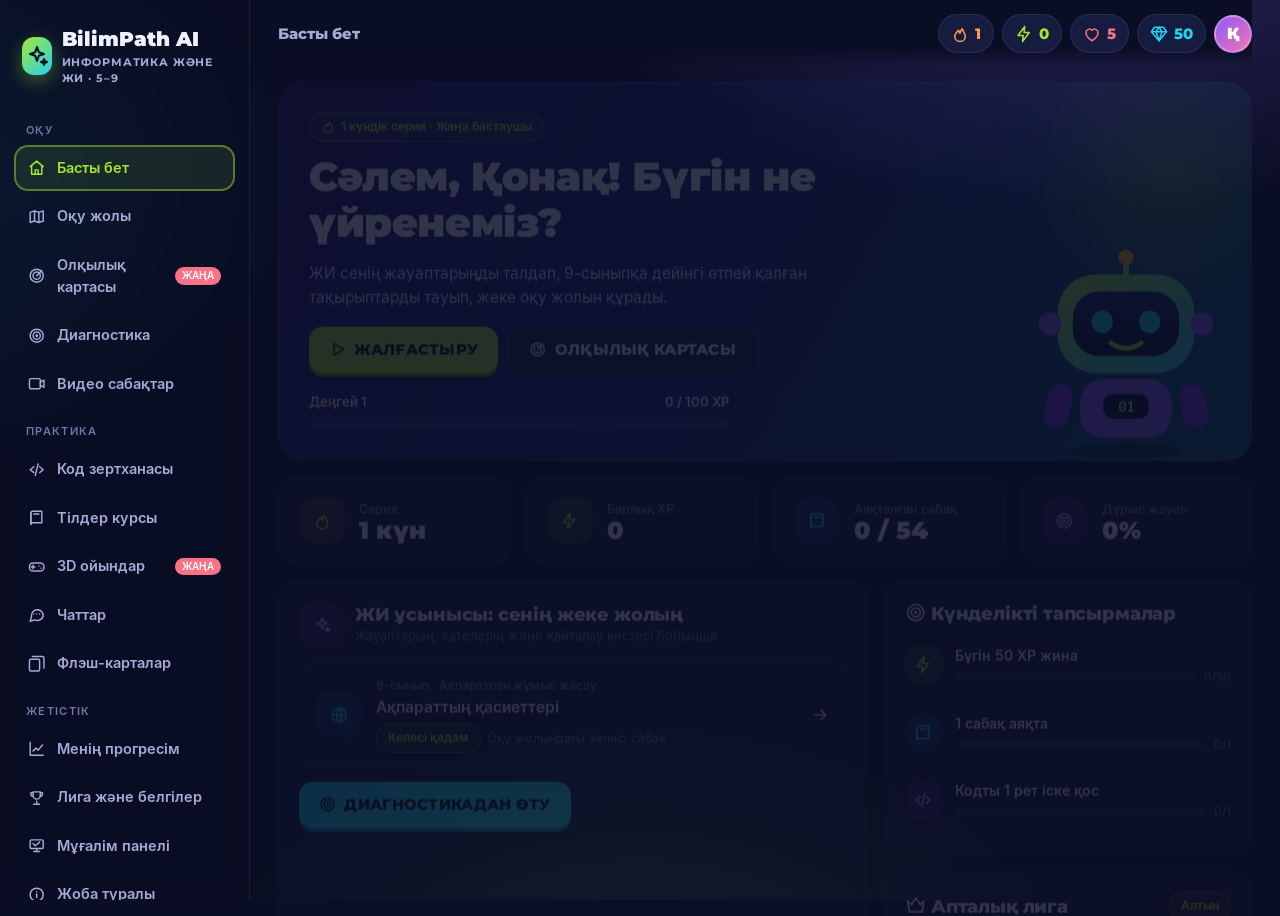
<file: index.html>
<!DOCTYPE html>
<html lang="kk">
<head>
<meta charset="utf-8">
<meta http-equiv="refresh" content="0; url=BilimPath_AI_site_github/">
<title>BilimPath AI</title>
</head>
<body>
<a href="BilimPath_AI_site_github/">BilimPath AI ашылуда…</a>
</body>
</html>
</file>
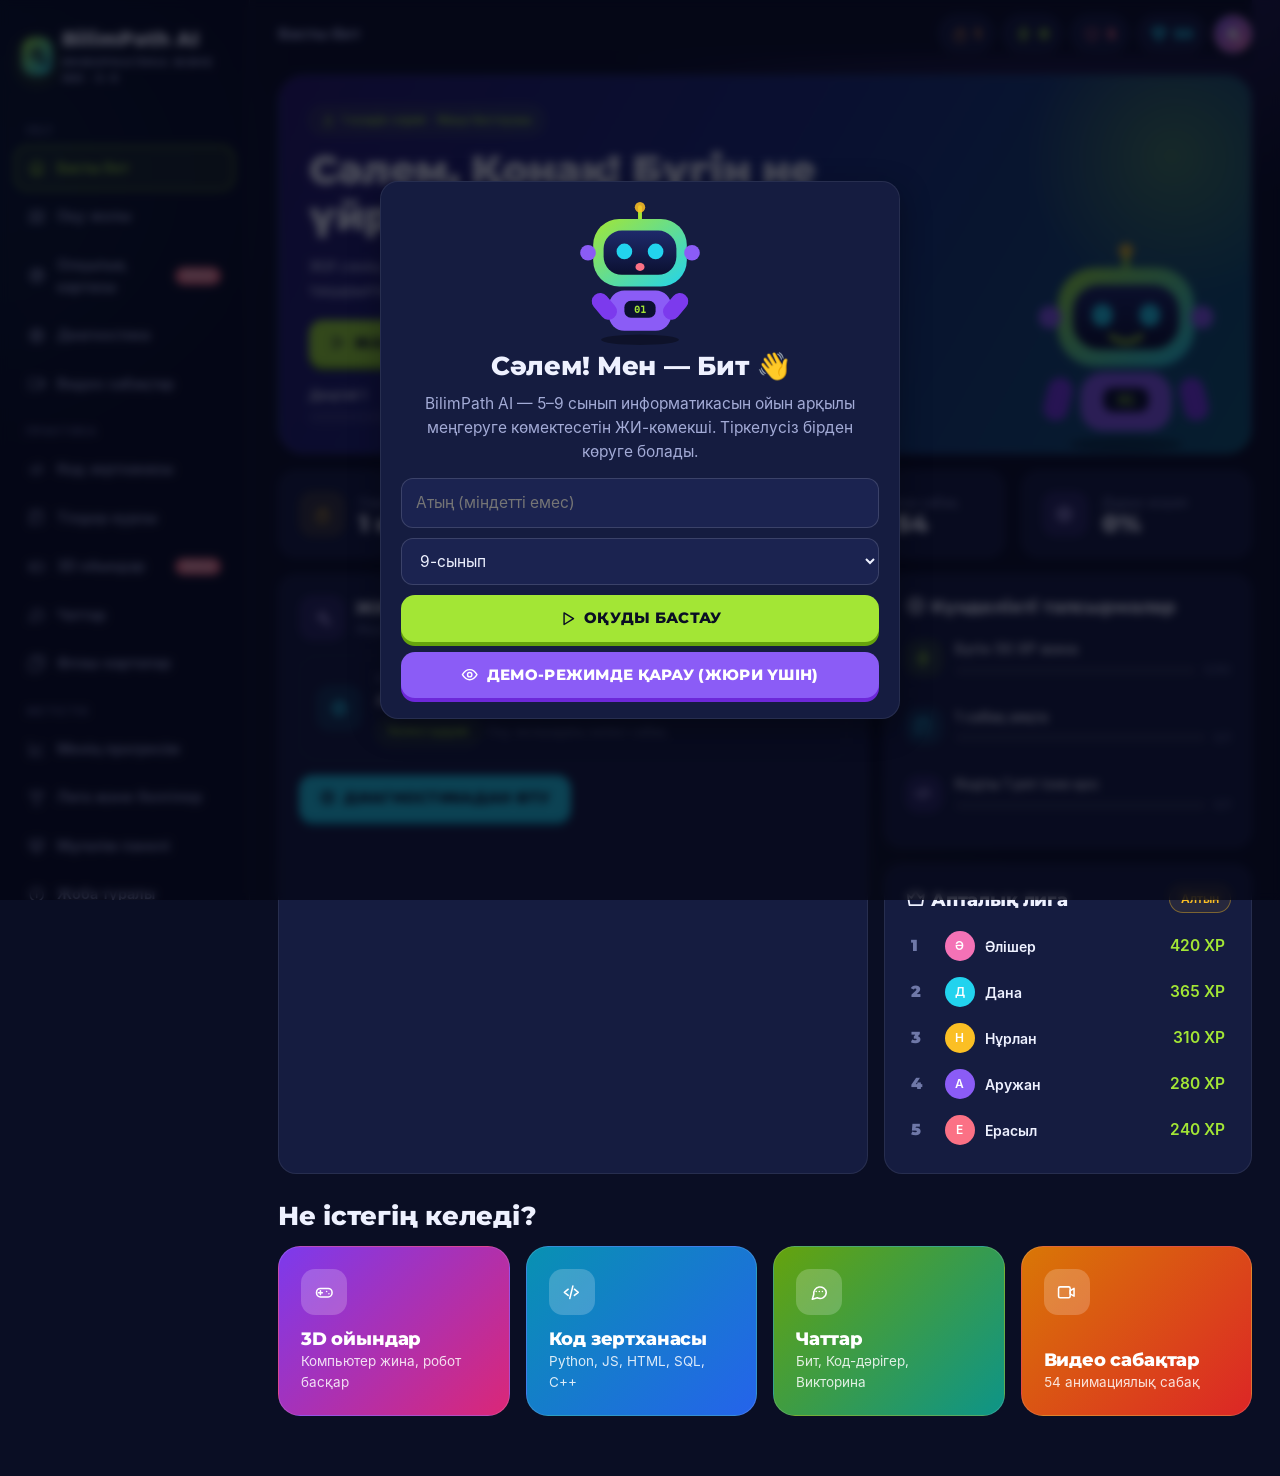
<file: BilimPath_AI_site_github/index.html>
<!DOCTYPE html>
<html lang="kk">
<head>
<meta charset="utf-8">
<meta name="viewport" content="width=device-width, initial-scale=1, viewport-fit=cover">
<title>BilimPath AI — 5–9 сынып информатикасы және ЖИ</title>
<meta name="description" content="Жасанды интеллект негізінде жеке оқу траекториясын құратын адаптивті платформа: олқылық картасы, видео сабақтар, 3D ойындар, онлайн компиляторлар.">
<meta name="theme-color" content="#0a0e24">
<link rel="icon" href="data:image/svg+xml,%3Csvg xmlns='http://www.w3.org/2000/svg' viewBox='0 0 64 64'%3E%3Crect width='64' height='64' rx='16' fill='%23a3e635'/%3E%3Cpath d='M32 12l5 14 14 5-14 5-5 14-5-14-14-5 14-5z' fill='%230a0e24'/%3E%3C/svg%3E">
<link rel="stylesheet" href="assets/css/style.css">
</head>
<body>
<div style="display:grid;place-items:center;height:100vh;font-family:sans-serif;color:#a3abd6">BilimPath AI жүктелуде…</div>
<script src="assets/js/data-g9.js"></script>
<script src="assets/js/data-g58.js"></script>
<script src="assets/js/core.js"></script>
<script src="assets/js/video.js"></script>
<script src="assets/js/pages.js"></script>
<script src="assets/js/lab.js"></script>
<script src="assets/js/games.js"></script>
<script src="assets/js/chat.js"></script>
<script>startApp();</script>
</body>
</html>
</file>
<file: BilimPath_AI_site_github/assets/css/style.css>
@font-face{font-family:"Montserrat";src:url(../fonts/Montserrat.ttf) format("truetype");font-weight:100 900;font-display:swap}
@font-face{font-family:"Inter";src:url(../fonts/Inter-Regular.otf) format("opentype");font-weight:400;font-display:swap}
@font-face{font-family:"Inter";src:url(../fonts/Inter-SemiBold.otf) format("opentype");font-weight:600;font-display:swap}
@font-face{font-family:"BPMono";src:url(../fonts/DejaVuSansMono.ttf) format("truetype");font-display:swap}

:root{
  --bg:#0a0e24;--bg2:#0f1533;--card:#151c40;--card2:#1b2350;--line:rgba(255,255,255,.08);--line2:rgba(255,255,255,.14);
  --text:#eef1ff;--muted:#a3abd6;--dim:#6f78a8;
  --lime:#a3e635;--lime-d:#65a30d;--cyan:#22d3ee;--cyan-d:#0891b2;--violet:#8b5cf6;--violet-d:#6d28d9;
  --pink:#f472b6;--coral:#fb7185;--coral-d:#e11d48;--amber:#fbbf24;--amber-d:#d97706;--blue:#60a5fa;--blue-d:#2563eb;--green:#34d399;
  --r:18px;--r-sm:12px;--shadow:0 10px 30px rgba(0,0,0,.35);
  --font:"Inter",system-ui,-apple-system,"Segoe UI",Roboto,sans-serif;--head:"Montserrat","Inter",system-ui,sans-serif;--mono:"BPMono","JetBrains Mono",Consolas,"DejaVu Sans Mono",monospace;
}
*{box-sizing:border-box}
html,body{margin:0;height:100%}
body{background:var(--bg);color:var(--text);font-family:var(--font);font-size:15.5px;line-height:1.55;-webkit-font-smoothing:antialiased;overflow-x:hidden}
body::before{content:"";position:fixed;inset:0;z-index:-1;pointer-events:none;
  background:radial-gradient(900px 500px at 85% -10%,rgba(139,92,246,.28),transparent 60%),radial-gradient(700px 500px at -10% 20%,rgba(34,211,238,.16),transparent 60%),radial-gradient(800px 600px at 50% 120%,rgba(163,230,53,.10),transparent 60%),var(--bg)}
body.light{--bg:#f4f6ff;--bg2:#eef1ff;--card:#ffffff;--card2:#f1f3ff;--line:rgba(20,28,80,.09);--line2:rgba(20,28,80,.16);--text:#141a3d;--muted:#4a527d;--dim:#7d86b3}
a{color:inherit;text-decoration:none}
button{font:inherit;color:inherit;cursor:pointer;border:0;background:none}
input,textarea,select{font:inherit;color:inherit}
h1,h2,h3,h4{font-family:var(--head);margin:0 0 .4em;line-height:1.15;letter-spacing:-.01em}
h1{font-size:clamp(26px,3.4vw,40px);font-weight:900}
h2{font-size:clamp(20px,2.3vw,26px);font-weight:800}
h3{font-size:18px;font-weight:800}
p{margin:.3em 0 .8em}
.muted{color:var(--muted)} .dim{color:var(--dim)}
svg.i{width:1.2em;height:1.2em;flex:none;vertical-align:-.22em;stroke:currentColor;fill:none;stroke-width:2;stroke-linecap:round;stroke-linejoin:round}

/* ---------- layout ---------- */
.app{display:grid;grid-template-columns:250px 1fr;min-height:100vh}
.side{position:sticky;top:0;height:100vh;overflow:auto;padding:18px 14px;border-right:1px solid var(--line);background:rgba(10,14,36,.55);backdrop-filter:blur(10px)}
body.light .side{background:rgba(255,255,255,.7)}
.brand{display:flex;align-items:center;gap:10px;padding:6px 8px 18px;font-family:var(--head);font-weight:900;font-size:20px}
.brand .logo{width:38px;height:38px;border-radius:12px;display:grid;place-items:center;background:linear-gradient(135deg,var(--lime),var(--cyan));color:#0a0e24;box-shadow:0 6px 18px rgba(163,230,53,.35)}
.brand small{display:block;font-size:10.5px;font-weight:700;color:var(--muted);letter-spacing:.08em;text-transform:uppercase}
.nav a{display:flex;align-items:center;gap:12px;padding:10px 12px;border-radius:14px;color:var(--muted);font-weight:600;font-size:14.5px;margin:2px 0;border:2px solid transparent;transition:.15s}
.nav a:hover{background:var(--card);color:var(--text)}
.nav a.on{background:rgba(163,230,53,.10);border-color:rgba(163,230,53,.45);color:var(--lime)}
.nav .grp{font-size:11px;font-weight:800;letter-spacing:.12em;text-transform:uppercase;color:var(--dim);margin:16px 12px 6px}
.nav .badge-new{margin-left:auto;font-size:10px;font-weight:800;background:var(--coral);color:#fff;border-radius:99px;padding:1px 7px}
.main{min-width:0;padding:0 28px 60px}
.top{position:sticky;top:0;z-index:20;display:flex;align-items:center;gap:10px;padding:14px 0;margin-bottom:8px;background:linear-gradient(var(--bg) 70%,transparent)}
.top .crumb{font-family:var(--head);font-weight:800;font-size:15px;color:var(--muted);margin-right:auto;white-space:nowrap;overflow:hidden;text-overflow:ellipsis}
.stat{display:flex;align-items:center;gap:6px;font-family:var(--head);font-weight:800;font-size:15px;padding:7px 12px;border-radius:99px;background:var(--card);border:1px solid var(--line)}
.stat.fire{color:#ff9f43}.stat.xp{color:var(--lime)}.stat.heart{color:var(--coral)}.stat.gem{color:var(--cyan)}
.avatar{width:38px;height:38px;border-radius:50%;display:grid;place-items:center;font-weight:900;font-family:var(--head);background:linear-gradient(135deg,var(--violet),var(--pink));color:#fff;border:2px solid rgba(255,255,255,.25)}
.tabbar{display:none}
.page{animation:pagein .35s ease}
@keyframes pagein{from{opacity:0;transform:translateY(8px)}to{opacity:1;transform:none}}

/* ---------- cards & ui ---------- */
.card{background:var(--card);border:1px solid var(--line);border-radius:var(--r);padding:20px}
.card.glow{box-shadow:var(--shadow)}
.grid{display:grid;gap:16px}
.g2{grid-template-columns:repeat(2,minmax(0,1fr))}.g3{grid-template-columns:repeat(3,minmax(0,1fr))}.g4{grid-template-columns:repeat(4,minmax(0,1fr))}
.row{display:flex;align-items:center;gap:10px;flex-wrap:wrap}
.sp{flex:1}
.btn{--c:var(--lime);--d:var(--lime-d);--t:#0a0e24;display:inline-flex;align-items:center;justify-content:center;gap:8px;padding:12px 20px;border-radius:14px;background:var(--c);color:var(--t);font-family:var(--head);font-weight:800;font-size:14.5px;letter-spacing:.02em;text-transform:uppercase;box-shadow:0 4px 0 var(--d);transition:transform .08s,box-shadow .08s,filter .15s;user-select:none}
.btn:hover{filter:brightness(1.07)}
.btn:active{transform:translateY(3px);box-shadow:0 1px 0 var(--d)}
.btn.cyan{--c:var(--cyan);--d:var(--cyan-d)}.btn.violet{--c:var(--violet);--d:var(--violet-d);--t:#fff}.btn.coral{--c:var(--coral);--d:var(--coral-d);--t:#fff}.btn.amber{--c:var(--amber);--d:var(--amber-d)}.btn.blue{--c:var(--blue);--d:var(--blue-d);--t:#fff}
.btn.ghost{--c:var(--card2);--d:rgba(0,0,0,.35);--t:var(--text);border:1px solid var(--line2)}
.btn.sm{padding:8px 14px;font-size:12.5px;border-radius:11px}
.btn[disabled]{opacity:.45;pointer-events:none}
.chip{display:inline-flex;align-items:center;gap:6px;padding:4px 11px;border-radius:99px;font-size:12px;font-weight:700;background:var(--card2);border:1px solid var(--line);color:var(--muted)}
.chip.lime{color:var(--lime);border-color:rgba(163,230,53,.35);background:rgba(163,230,53,.08)}
.chip.cyan{color:var(--cyan);border-color:rgba(34,211,238,.35);background:rgba(34,211,238,.08)}
.chip.violet{color:#c4b5fd;border-color:rgba(139,92,246,.4);background:rgba(139,92,246,.1)}
.chip.coral{color:var(--coral);border-color:rgba(251,113,133,.4);background:rgba(251,113,133,.08)}
.chip.amber{color:var(--amber);border-color:rgba(251,191,36,.4);background:rgba(251,191,36,.08)}
.bar{height:12px;border-radius:99px;background:rgba(255,255,255,.08);overflow:hidden;position:relative}
body.light .bar{background:rgba(20,28,80,.08)}
.bar>i{display:block;height:100%;border-radius:99px;background:linear-gradient(90deg,var(--lime),var(--cyan));position:relative;transition:width .6s}
.bar>i::after{content:"";position:absolute;left:6px;right:6px;top:3px;height:3px;border-radius:9px;background:rgba(255,255,255,.45)}
.kicker{font-size:12px;font-weight:800;letter-spacing:.14em;text-transform:uppercase;color:var(--cyan)}
.big-num{font-family:var(--head);font-weight:900;font-size:32px;line-height:1}
.sec-title{display:flex;align-items:end;gap:12px;margin:28px 0 14px}
.sec-title h2{margin:0}
hr.sep{border:0;border-top:1px solid var(--line);margin:18px 0}
.iconbox{width:46px;height:46px;border-radius:14px;display:grid;place-items:center;flex:none}
.ib-lime{background:rgba(163,230,53,.14);color:var(--lime)}.ib-cyan{background:rgba(34,211,238,.14);color:var(--cyan)}.ib-violet{background:rgba(139,92,246,.18);color:#c4b5fd}.ib-coral{background:rgba(251,113,133,.15);color:var(--coral)}.ib-amber{background:rgba(251,191,36,.15);color:var(--amber)}.ib-blue{background:rgba(96,165,250,.15);color:var(--blue)}
.tabs{display:inline-flex;gap:4px;padding:4px;border-radius:14px;background:var(--card);border:1px solid var(--line);flex-wrap:wrap}
.tabs button{padding:8px 14px;border-radius:10px;font-weight:700;font-size:13.5px;color:var(--muted)}
.tabs button.on{background:var(--card2);color:var(--text);box-shadow:inset 0 0 0 1px var(--line2)}
.toast-wrap{position:fixed;left:50%;bottom:24px;transform:translateX(-50%);z-index:100;display:grid;gap:8px}
.toast{padding:12px 18px;border-radius:14px;background:#1f2a5c;border:1px solid var(--line2);font-weight:700;box-shadow:var(--shadow);animation:pagein .3s}
.xpfly{position:fixed;z-index:120;font-family:var(--head);font-weight:900;color:var(--lime);font-size:22px;pointer-events:none;animation:fly 1.1s ease forwards;text-shadow:0 2px 10px rgba(0,0,0,.5)}
@keyframes fly{to{transform:translateY(-70px);opacity:0}}
canvas.confetti{position:fixed;inset:0;pointer-events:none;z-index:110}

/* ---------- hero / home ---------- */
.hero{position:relative;overflow:hidden;border-radius:26px;padding:30px;background:linear-gradient(120deg,#26196b 0%,#1b2a7a 45%,#0e5a73 100%);border:1px solid rgba(255,255,255,.12)}
.hero::after{content:"";position:absolute;right:-80px;top:-80px;width:320px;height:320px;border-radius:50%;background:radial-gradient(circle,rgba(163,230,53,.35),transparent 65%)}
.hero h1{max-width:640px}
.hero .mascot{position:absolute;right:30px;bottom:-6px;width:190px;z-index:1}
.hero-inner{position:relative;z-index:2;max-width:640px}
.quest{display:flex;align-items:center;gap:12px;padding:12px 0;border-bottom:1px dashed var(--line)}
.quest:last-child{border-bottom:0}
.quest .bar{flex:1;height:10px}
.league li{display:flex;align-items:center;gap:10px;padding:8px 6px;border-radius:12px}
.league li.me{background:rgba(163,230,53,.1);outline:1px solid rgba(163,230,53,.35)}
.league ol{list-style:none;margin:0;padding:0}
.league .pos{width:24px;font-family:var(--head);font-weight:900;color:var(--dim)}
.league .ava{width:30px;height:30px;border-radius:50%;display:grid;place-items:center;font-size:12px;font-weight:900;color:#fff}

/* ---------- path map ---------- */
.grade-pick{display:flex;gap:8px;flex-wrap:wrap}
.grade-pick button{min-width:64px;padding:10px 14px;border-radius:14px;background:var(--card);border:2px solid var(--line);font-family:var(--head);font-weight:900;font-size:16px;color:var(--muted)}
.grade-pick button.on{border-color:var(--lime);color:var(--lime);background:rgba(163,230,53,.08)}
.unit-band{margin:26px 0 8px;padding:16px 20px;border-radius:20px;display:flex;align-items:center;gap:14px;color:#0a0e24;box-shadow:0 5px 0 rgba(0,0,0,.25)}
.unit-band h3{margin:0;color:inherit}
.unit-band small{font-weight:800;opacity:.75;text-transform:uppercase;letter-spacing:.1em;font-size:11px}
.path{position:relative;display:flex;flex-direction:column;align-items:center;gap:22px;padding:18px 0}
.node{position:relative;width:76px;height:70px;border-radius:50%;display:grid;place-items:center;font-family:var(--head);font-weight:900;color:#0a0e24;background:var(--c,var(--lime));box-shadow:0 7px 0 var(--d,var(--lime-d)),0 0 0 6px rgba(255,255,255,.04);transition:transform .12s}
.node:hover{transform:translateY(-2px) scale(1.04)}
.node svg.i{width:30px;height:30px;stroke-width:2.6}
.node.locked{--c:#2a3366;--d:#1b2247;color:#5d679c}
.node.done{--c:var(--amber);--d:var(--amber-d)}
.node .lbl{position:absolute;top:50%;transform:translateY(-50%);white-space:nowrap;font-family:var(--font);font-weight:700;font-size:13.5px;color:var(--text);padding:6px 10px;border-radius:10px;background:var(--card);border:1px solid var(--line);max-width:260px;overflow:hidden;text-overflow:ellipsis}
.node.left .lbl{left:92px}.node.right .lbl{right:92px}
.node.cur::before{content:"БАСТА";position:absolute;top:-34px;left:50%;transform:translateX(-50%);background:var(--card);border:2px solid var(--lime);color:var(--lime);font-size:11px;font-weight:900;padding:3px 10px;border-radius:9px;animation:bob 1.4s ease-in-out infinite}
@keyframes bob{50%{transform:translate(-50%,-4px)}}
.ring{position:absolute;inset:-9px;border-radius:50%;border:4px solid rgba(255,255,255,.08)}

/* ---------- lesson ---------- */
.lesson-head{display:flex;gap:18px;align-items:flex-start}
.term{padding:12px 14px;border-radius:14px;background:var(--card2);border:1px solid var(--line)}
.term b{color:var(--cyan)}
pre.code,.code{font-family:var(--mono);font-size:13.5px;background:#0b1030;border:1px solid var(--line2);border-radius:14px;padding:14px 16px;overflow:auto;margin:8px 0;color:#dbe4ff;white-space:pre;line-height:1.55}
body.light pre.code{background:#101536}
.out{font-family:var(--mono);font-size:13px;background:#05081a;color:#a3e635;border-radius:12px;padding:10px 14px;white-space:pre-wrap;margin:6px 0;border:1px solid var(--line)}
.kw{color:#c084fc}.st{color:#fbbf24}.nu{color:#67e8f9}.cm{color:#6b7bb8;font-style:italic}.fn{color:#86efac}
.opt{display:block;width:100%;text-align:left;padding:14px 16px;border-radius:14px;background:var(--card2);border:2px solid var(--line2);box-shadow:0 3px 0 rgba(0,0,0,.3);font-weight:600;margin:8px 0;transition:.12s}
.opt:hover{border-color:var(--cyan)}
.opt.sel{border-color:var(--cyan);background:rgba(34,211,238,.1)}
.opt.ok{border-color:var(--lime);background:rgba(163,230,53,.13);color:var(--lime)}
.opt.bad{border-color:var(--coral);background:rgba(251,113,133,.12);color:var(--coral)}
.feedback{position:sticky;bottom:0;margin-top:14px;padding:16px 18px;border-radius:16px;display:flex;align-items:center;gap:14px}
.feedback.ok{background:rgba(163,230,53,.14);border:1px solid rgba(163,230,53,.4)}
.feedback.bad{background:rgba(251,113,133,.13);border:1px solid rgba(251,113,133,.4)}
.lvl{display:inline-grid;place-items:center;width:26px;height:26px;border-radius:8px;font-weight:900;font-family:var(--head);font-size:13px;color:#0a0e24}
.lvl.A{background:var(--lime)}.lvl.B{background:var(--cyan)}.lvl.C{background:var(--violet);color:#fff}

/* ---------- video player ---------- */
.vplayer{position:relative;border-radius:20px;overflow:hidden;background:#070a1f;border:1px solid var(--line2);aspect-ratio:16/9;user-select:none}
.vstage{position:absolute;inset:0;display:grid;place-items:center;padding:6% 8%;text-align:center}
.vscene{position:absolute;inset:0;display:grid;place-items:center;text-align:center;padding:6% 9% 14%;opacity:0;transition:opacity .5s}
.vscene.on{opacity:1}
.vscene h2{font-size:clamp(20px,3.4vw,38px);margin:0}
.vscene .vt{font-size:clamp(14px,2vw,21px);color:#dbe1ff;max-width:820px;margin:0 auto}
.vscene .pop{animation:pop .6s cubic-bezier(.2,1.4,.4,1) both}
.vscene .pop.d1{animation-delay:.25s}.vscene .pop.d2{animation-delay:.6s}.vscene .pop.d3{animation-delay:.95s}.vscene .pop.d4{animation-delay:1.3s}
@keyframes pop{from{opacity:0;transform:translateY(16px) scale(.94)}to{opacity:1;transform:none}}
.vbg{position:absolute;inset:0;background:radial-gradient(500px 300px at 20% 10%,rgba(139,92,246,.35),transparent 60%),radial-gradient(500px 300px at 90% 90%,rgba(34,211,238,.25),transparent 60%)}
.vctrl{position:absolute;left:0;right:0;bottom:0;display:flex;align-items:center;gap:12px;padding:10px 14px;background:linear-gradient(transparent,rgba(0,0,0,.75));z-index:3}
.vctrl .bar{flex:1;height:6px;cursor:pointer}
.vctrl button{width:36px;height:36px;border-radius:50%;display:grid;place-items:center;background:rgba(255,255,255,.14)}
.vcap{position:absolute;left:50%;bottom:58px;transform:translateX(-50%);z-index:3;max-width:86%;background:rgba(0,0,0,.6);padding:6px 14px;border-radius:10px;font-size:14px;text-align:center}
.vbig{position:absolute;inset:0;display:grid;place-items:center;z-index:4;background:rgba(5,8,26,.45)}
.vbig button{width:84px;height:84px;border-radius:50%;background:var(--lime);color:#0a0e24;display:grid;place-items:center;box-shadow:0 6px 0 var(--lime-d),0 0 0 10px rgba(163,230,53,.18)}
.vbig button svg.i{width:38px;height:38px;fill:#0a0e24}
.vtag{position:absolute;top:12px;left:14px;z-index:3}
.binlamp{display:inline-grid;place-items:center;width:clamp(44px,7vw,74px);aspect-ratio:1;border-radius:50%;margin:0 6px;font-family:var(--head);font-weight:900;font-size:clamp(16px,2.6vw,26px);border:3px solid #334;background:#141a3a;color:#556}
.binlamp.on{background:var(--amber);color:#3a2500;border-color:#fde68a;box-shadow:0 0 30px rgba(251,191,36,.7)}
.arr{display:inline-flex;gap:6px}
.arr .cell{width:clamp(40px,6vw,64px);aspect-ratio:1;border-radius:12px;display:grid;place-items:center;background:var(--card2);border:2px solid var(--line2);font-family:var(--head);font-weight:900;font-size:clamp(15px,2.2vw,24px);transition:.4s}
.arr .cell.hi{background:var(--cyan);color:#0a0e24;border-color:var(--cyan);transform:translateY(-8px)}
.arr .idx{font-family:var(--mono);font-size:12px;color:var(--dim);text-align:center}

/* ---------- lab ---------- */
.lab{display:grid;grid-template-columns:minmax(0,1.25fr) minmax(0,1fr);gap:16px}
.editor{position:relative;border-radius:16px;overflow:hidden;border:1px solid var(--line2);background:#0b1030}
.editor .ehead{display:flex;align-items:center;gap:8px;padding:8px 12px;border-bottom:1px solid var(--line);background:#0e1440}
.dots i{display:inline-block;width:11px;height:11px;border-radius:50%;margin-right:5px}
.editor .ebody{position:relative;display:flex;min-height:340px}
.gutter{padding:14px 8px 14px 12px;text-align:right;color:#4a5590;font-family:var(--mono);font-size:13.5px;line-height:1.6;user-select:none;white-space:pre}
.ebody textarea,.ebody pre{margin:0;padding:14px 14px 14px 6px;font-family:var(--mono);font-size:13.5px;line-height:1.6;white-space:pre;tab-size:4;border:0;outline:0;overflow:auto}
.ewrap{position:relative;flex:1;min-width:0}
.ewrap textarea{position:absolute;inset:0;width:100%;height:100%;resize:none;background:transparent;color:transparent;caret-color:#fff;z-index:2}
.ewrap pre{position:absolute;inset:0;color:#dbe4ff;pointer-events:none;z-index:1}
.console{min-height:200px;max-height:460px;overflow:auto;border-radius:16px;background:#05081a;border:1px solid var(--line2);padding:14px;font-family:var(--mono);font-size:13.5px;white-space:pre-wrap;color:#d6f5a8}
.console .err{color:#fda4af}.console .sys{color:#7c87c4}
.preview{width:100%;height:360px;border:0;border-radius:16px;background:#fff}
.sqltable{border-collapse:collapse;font-size:13px;margin:6px 0;font-family:var(--font)}
.sqltable td,.sqltable th{border:1px solid #2a3366;padding:5px 10px;color:#e5e9ff}
.sqltable th{background:#1b2350;color:var(--cyan)}

/* ---------- chat (phone) ---------- */
.chat-wrap{display:grid;grid-template-columns:300px auto 1fr;gap:28px;align-items:start}
.phone{width:380px;height:760px;border-radius:52px;padding:12px;background:linear-gradient(145deg,#2d3561,#0d1230);box-shadow:0 30px 60px rgba(0,0,0,.5),inset 0 0 0 2px rgba(255,255,255,.12);position:relative}
.phone .scr{position:relative;height:100%;border-radius:42px;overflow:hidden;background:#0b0f29;display:flex;flex-direction:column;color:#eef1ff}
.phone .notch{position:absolute;top:10px;left:50%;transform:translateX(-50%);width:110px;height:30px;border-radius:20px;background:#000;z-index:5}
.phone .sbar{display:flex;justify-content:space-between;padding:14px 28px 4px;font-size:13px;font-weight:700}
.chead{display:flex;align-items:center;gap:10px;padding:10px 16px 12px;border-bottom:1px solid var(--line)}
.chead .av{width:40px;height:40px;border-radius:50%;display:grid;place-items:center}
.chead .on{font-size:12px;color:var(--lime)}
.msgs{flex:1;overflow:auto;padding:14px 12px;display:flex;flex-direction:column;gap:8px;background:radial-gradient(400px 300px at 100% 0,rgba(139,92,246,.18),transparent),radial-gradient(400px 300px at 0 100%,rgba(34,211,238,.10),transparent)}
.msg{max-width:82%;padding:9px 13px;border-radius:18px;font-size:14px;line-height:1.45;white-space:pre-wrap;animation:pagein .25s}
.msg.bot{align-self:flex-start;background:#1e2756;border-bottom-left-radius:6px}
.msg.me{align-self:flex-end;background:linear-gradient(135deg,#7c3aed,#2563eb);color:#fff;border-bottom-right-radius:6px}
.msg code{font-family:var(--mono);font-size:12.5px;background:rgba(0,0,0,.3);padding:1px 5px;border-radius:5px}
.msg pre{font-family:var(--mono);font-size:12px;background:rgba(0,0,0,.35);padding:8px;border-radius:10px;margin:6px 0 2px;white-space:pre;overflow:auto}
.msg .time{display:block;text-align:right;font-size:10.5px;opacity:.6;margin-top:2px}
.sticker{font-size:12px;align-self:flex-start;padding:10px;border-radius:18px;background:transparent}
.typing{align-self:flex-start;background:#1e2756;border-radius:18px;padding:12px 14px;display:flex;gap:4px}
.typing i{width:7px;height:7px;border-radius:50%;background:#8b94c9;animation:tdot 1s infinite}
.typing i:nth-child(2){animation-delay:.15s}.typing i:nth-child(3){animation-delay:.3s}
@keyframes tdot{50%{transform:translateY(-4px);opacity:.5}}
.quick{display:flex;gap:6px;overflow:auto;padding:8px 10px 0;scrollbar-width:none}
.quick button{flex:none;font-size:12.5px;font-weight:700;padding:7px 11px;border-radius:99px;background:#1e2756;border:1px solid var(--line2);color:#cfd6ff}
.cinput{display:flex;gap:8px;padding:10px 12px 22px;align-items:center}
.cinput input{flex:1;padding:11px 15px;border-radius:99px;border:1px solid var(--line2);background:#151c46;outline:0;color:#fff}
.cinput .send{width:42px;height:42px;border-radius:50%;background:var(--lime);color:#0a0e24;display:grid;place-items:center}
.clist .ci{display:flex;align-items:center;gap:12px;padding:12px;border-radius:16px;border:2px solid transparent;cursor:pointer;margin-bottom:6px}
.clist .ci:hover{background:var(--card)}
.clist .ci.on{background:var(--card);border-color:var(--violet)}
.clist .ci .av{width:46px;height:46px;border-radius:50%;display:grid;place-items:center;flex:none}
.clist .ci small{display:block;color:var(--muted);font-size:12.5px;white-space:nowrap;overflow:hidden;text-overflow:ellipsis;max-width:180px}
.unread{margin-left:auto;background:var(--coral);color:#fff;font-size:11px;font-weight:900;border-radius:99px;padding:1px 7px}

/* ---------- games ---------- */
.gcard{position:relative;overflow:hidden;border-radius:22px;padding:22px;min-height:220px;display:flex;flex-direction:column;justify-content:flex-end;border:1px solid var(--line2);transition:transform .15s}
.gcard:hover{transform:translateY(-3px)}
.gcard .art{position:absolute;inset:0;z-index:0}
.gcard>*:not(.art){position:relative;z-index:1}
.scene3d{position:relative;height:430px;border-radius:20px;overflow:hidden;background:radial-gradient(600px 300px at 50% 0,rgba(139,92,246,.35),transparent),linear-gradient(#141b44,#0b1030);border:1px solid var(--line2);perspective:1100px;touch-action:none;cursor:grab}
.scene3d:active{cursor:grabbing}
.floor{position:absolute;left:50%;top:62%;width:620px;height:620px;margin:-310px 0 0 -310px;transform:rotateX(90deg);background:repeating-linear-gradient(0deg,rgba(34,211,238,.18) 0 1px,transparent 1px 40px),repeating-linear-gradient(90deg,rgba(34,211,238,.18) 0 1px,transparent 1px 40px);border-radius:50%;mask-image:radial-gradient(circle,#000 40%,transparent 70%)}
.world{position:absolute;left:50%;top:50%;transform-style:preserve-3d}
.cube{position:absolute;transform-style:preserve-3d}
.cube>div{position:absolute;border:1px solid rgba(255,255,255,.18);backface-visibility:visible}
.part{display:flex;align-items:center;gap:10px;padding:10px 12px;border-radius:14px;background:var(--card2);border:2px solid var(--line2);cursor:pointer;margin-bottom:8px;transition:.12s}
.part:hover{border-color:var(--cyan)}
.part.on{border-color:var(--lime);background:rgba(163,230,53,.1)}
.part .pi{width:38px;height:38px;border-radius:10px;display:grid;place-items:center;flex:none}
.robo-grid{position:absolute;left:50%;top:52%;transform-style:preserve-3d}
.tile{position:absolute;width:64px;height:64px;transform-style:preserve-3d}
.tile .top{position:absolute;inset:0;background:#26306b;border:1px solid rgba(255,255,255,.12);border-radius:6px}
.tile.path .top{background:#33408a}
.tile.goal .top{background:rgba(251,191,36,.25);border-color:var(--amber)}
.tile.goal.lit .top{background:var(--amber);box-shadow:0 0 30px var(--amber)}
.tile.wall .top{background:#4c1d95;transform:translateZ(40px)}
.cmds{display:flex;gap:6px;flex-wrap:wrap;min-height:56px;padding:10px;border-radius:14px;background:var(--card2);border:2px dashed var(--line2)}
.cmd{display:inline-flex;align-items:center;gap:6px;padding:8px 11px;border-radius:11px;font-weight:800;font-size:13px;color:#0a0e24;box-shadow:0 3px 0 rgba(0,0,0,.3);cursor:pointer;user-select:none}
.cmd.f{background:var(--lime)}.cmd.l{background:var(--cyan)}.cmd.r{background:var(--amber)}.cmd.x{background:var(--pink)}.cmd.rep{background:var(--violet);color:#fff}
.cmd.act{outline:3px solid #fff;transform:translateY(-2px)}

/* ---------- gap map ---------- */
.gapmap{position:relative;overflow:auto;border-radius:20px;background:var(--card);border:1px solid var(--line);padding:10px}
.gapmap svg{display:block;min-width:900px}
.legend{display:flex;gap:14px;flex-wrap:wrap;font-size:13px;color:var(--muted)}
.legend i{display:inline-block;width:12px;height:12px;border-radius:4px;margin-right:6px;vertical-align:-1px}

/* ---------- misc ---------- */
.kpi{display:flex;gap:14px;align-items:center}
.badge3d{width:84px;height:84px;margin:0 auto 8px;border-radius:24px;display:grid;place-items:center;transform:rotate(-6deg);box-shadow:0 6px 0 rgba(0,0,0,.35)}
.badge3d svg.i{width:40px;height:40px;stroke-width:2.4}
.badge3d.locked{background:#222a58!important;color:#4f5990!important;filter:grayscale(1)}
table.t{width:100%;border-collapse:collapse;font-size:14px}
table.t th{text-align:left;font-size:12px;letter-spacing:.06em;text-transform:uppercase;color:var(--dim);padding:8px}
table.t td{padding:10px 8px;border-top:1px solid var(--line)}
.flash{perspective:1000px;height:220px;cursor:pointer}
.flash .in{position:relative;width:100%;height:100%;transition:transform .6s;transform-style:preserve-3d}
.flash.flip .in{transform:rotateY(180deg)}
.flash .f,.flash .b{position:absolute;inset:0;border-radius:20px;display:grid;place-items:center;text-align:center;padding:20px;backface-visibility:hidden;font-family:var(--head);font-weight:800;font-size:22px}
.flash .f{background:linear-gradient(135deg,#3b2a8f,#1b3a8f)}
.flash .b{background:var(--card2);transform:rotateY(180deg);font-family:var(--font);font-weight:600;font-size:17px;border:1px solid var(--line2)}
input.inp,select.inp,textarea.inp{width:100%;padding:12px 14px;border-radius:12px;border:1px solid var(--line2);background:var(--card2);outline:0}
input.inp:focus,select.inp:focus{border-color:var(--cyan)}
.modal{position:fixed;inset:0;z-index:90;background:rgba(3,5,18,.7);display:grid;place-items:center;padding:20px;backdrop-filter:blur(4px)}
.modal .card{max-width:520px;width:100%;animation:pop .4s}
.sortviz{display:flex;align-items:flex-end;gap:6px;height:220px;padding:10px;border-radius:16px;background:#0b1030;border:1px solid var(--line2)}
.sortviz div{flex:1;border-radius:8px 8px 3px 3px;background:linear-gradient(var(--cyan),var(--violet));display:flex;align-items:flex-start;justify-content:center;font-weight:900;font-size:12px;color:#0a0e24;padding-top:4px;transition:height .25s,background .2s}
.sortviz div.cmp{background:linear-gradient(var(--amber),var(--coral))}
.sortviz div.ok{background:linear-gradient(var(--lime),var(--green))}

@media (max-width:1100px){.chat-wrap{grid-template-columns:1fr}.chat-wrap .clist{display:flex;gap:8px;overflow:auto}.chat-wrap .clist .ci{flex:none}.phone{margin:0 auto}.g4{grid-template-columns:repeat(2,minmax(0,1fr))}}
@media (max-width:860px){
  .app{grid-template-columns:1fr}
  .side{display:none}
  .main{padding:0 14px 96px}
  .tabbar{display:flex;position:fixed;left:0;right:0;bottom:0;z-index:50;justify-content:space-around;padding:8px 6px calc(8px + env(safe-area-inset-bottom));background:rgba(12,16,42,.96);border-top:1px solid var(--line2);backdrop-filter:blur(10px)}
  body.light .tabbar{background:rgba(255,255,255,.96)}
  .tabbar a{display:flex;flex-direction:column;align-items:center;gap:2px;font-size:10.5px;font-weight:700;color:var(--dim);padding:4px 6px;border-radius:12px}
  .modal .nav{max-height:65vh;overflow:auto}
  .tabbar a.on{color:var(--lime)}
  .tabbar svg.i{width:24px;height:24px}
  .g2,.g3{grid-template-columns:1fr}.g4{grid-template-columns:repeat(2,minmax(0,1fr))}
  .kpi{flex-direction:column;align-items:flex-start;gap:8px}
  .lab{grid-template-columns:1fr}
  .hero{padding:22px}.hero .mascot{display:none}
  .top .crumb{display:none}
  .stat{padding:6px 9px;font-size:13.5px}
  .phone{width:100%;max-width:380px;height:680px}
  .node .lbl{font-size:12px;max-width:150px}
  .node.left .lbl{left:86px}.node.right .lbl{right:86px}
  .scene3d{height:340px}
}
</file>
